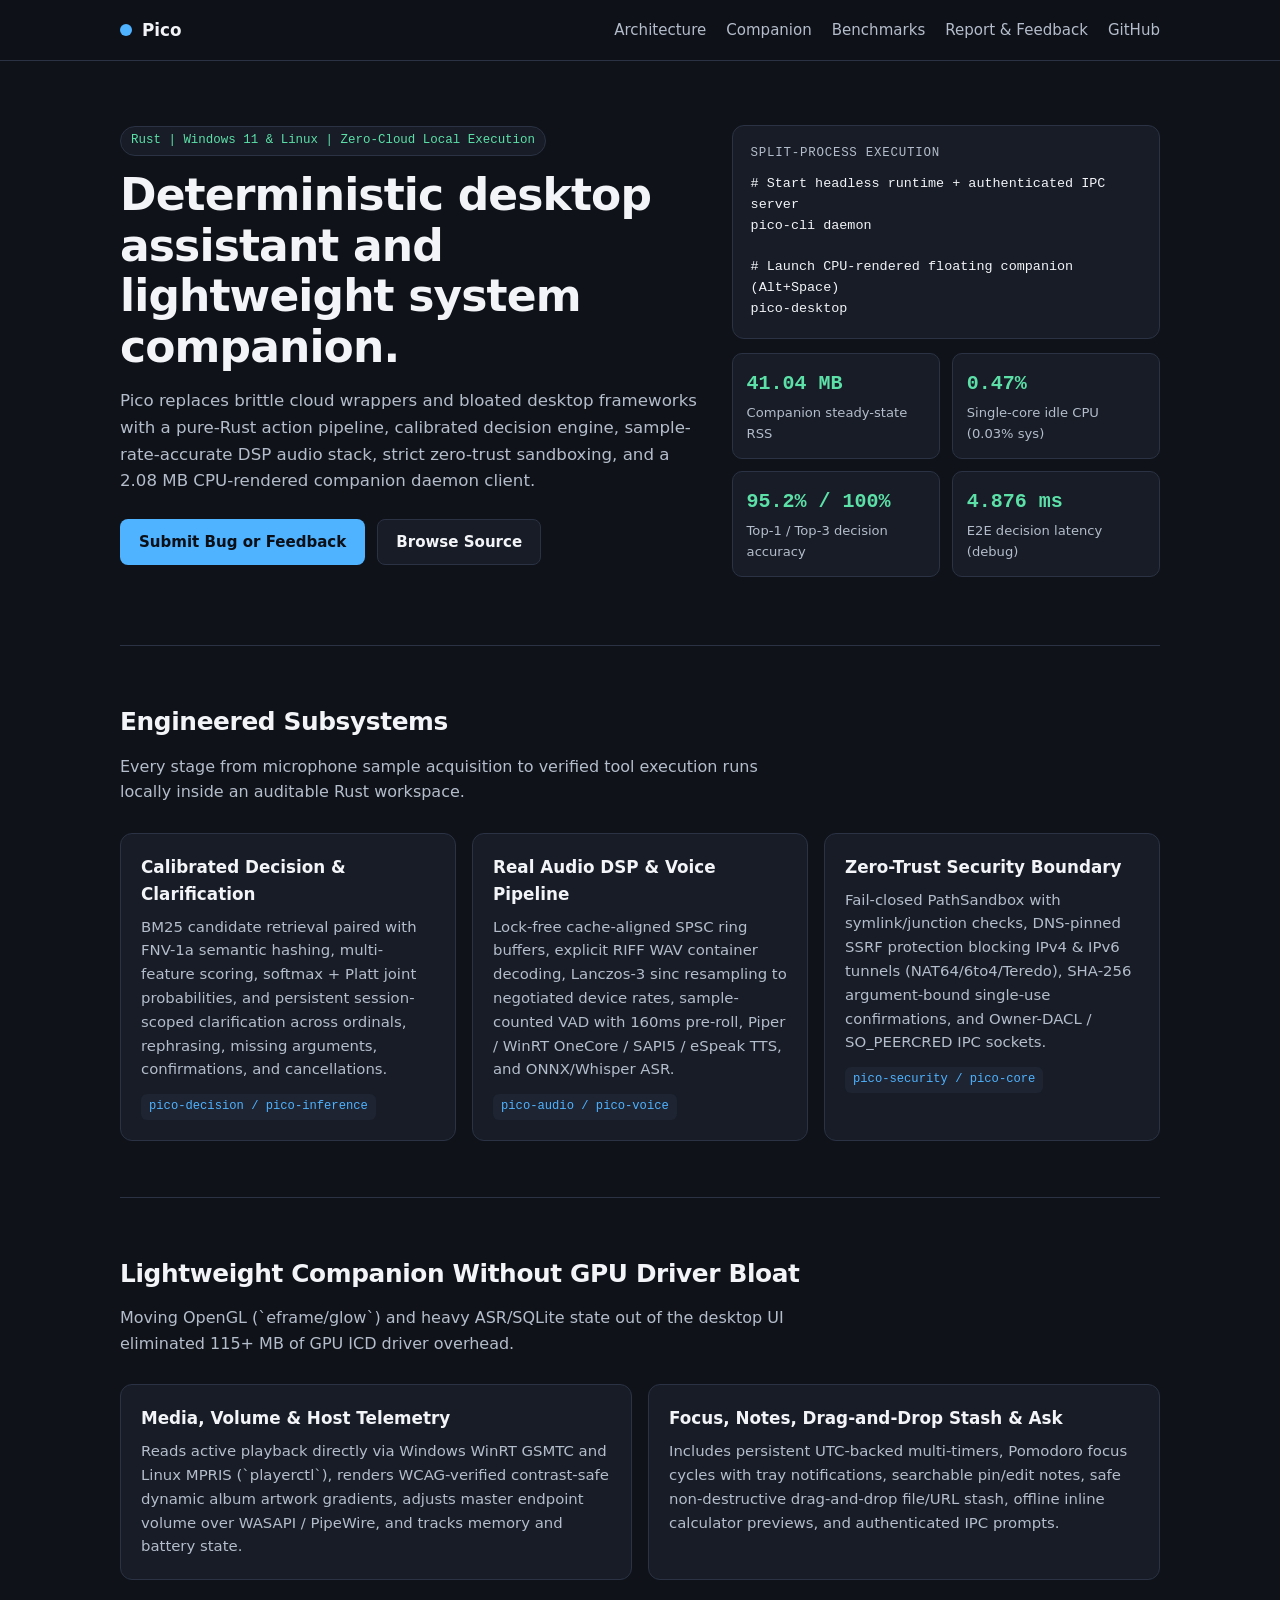
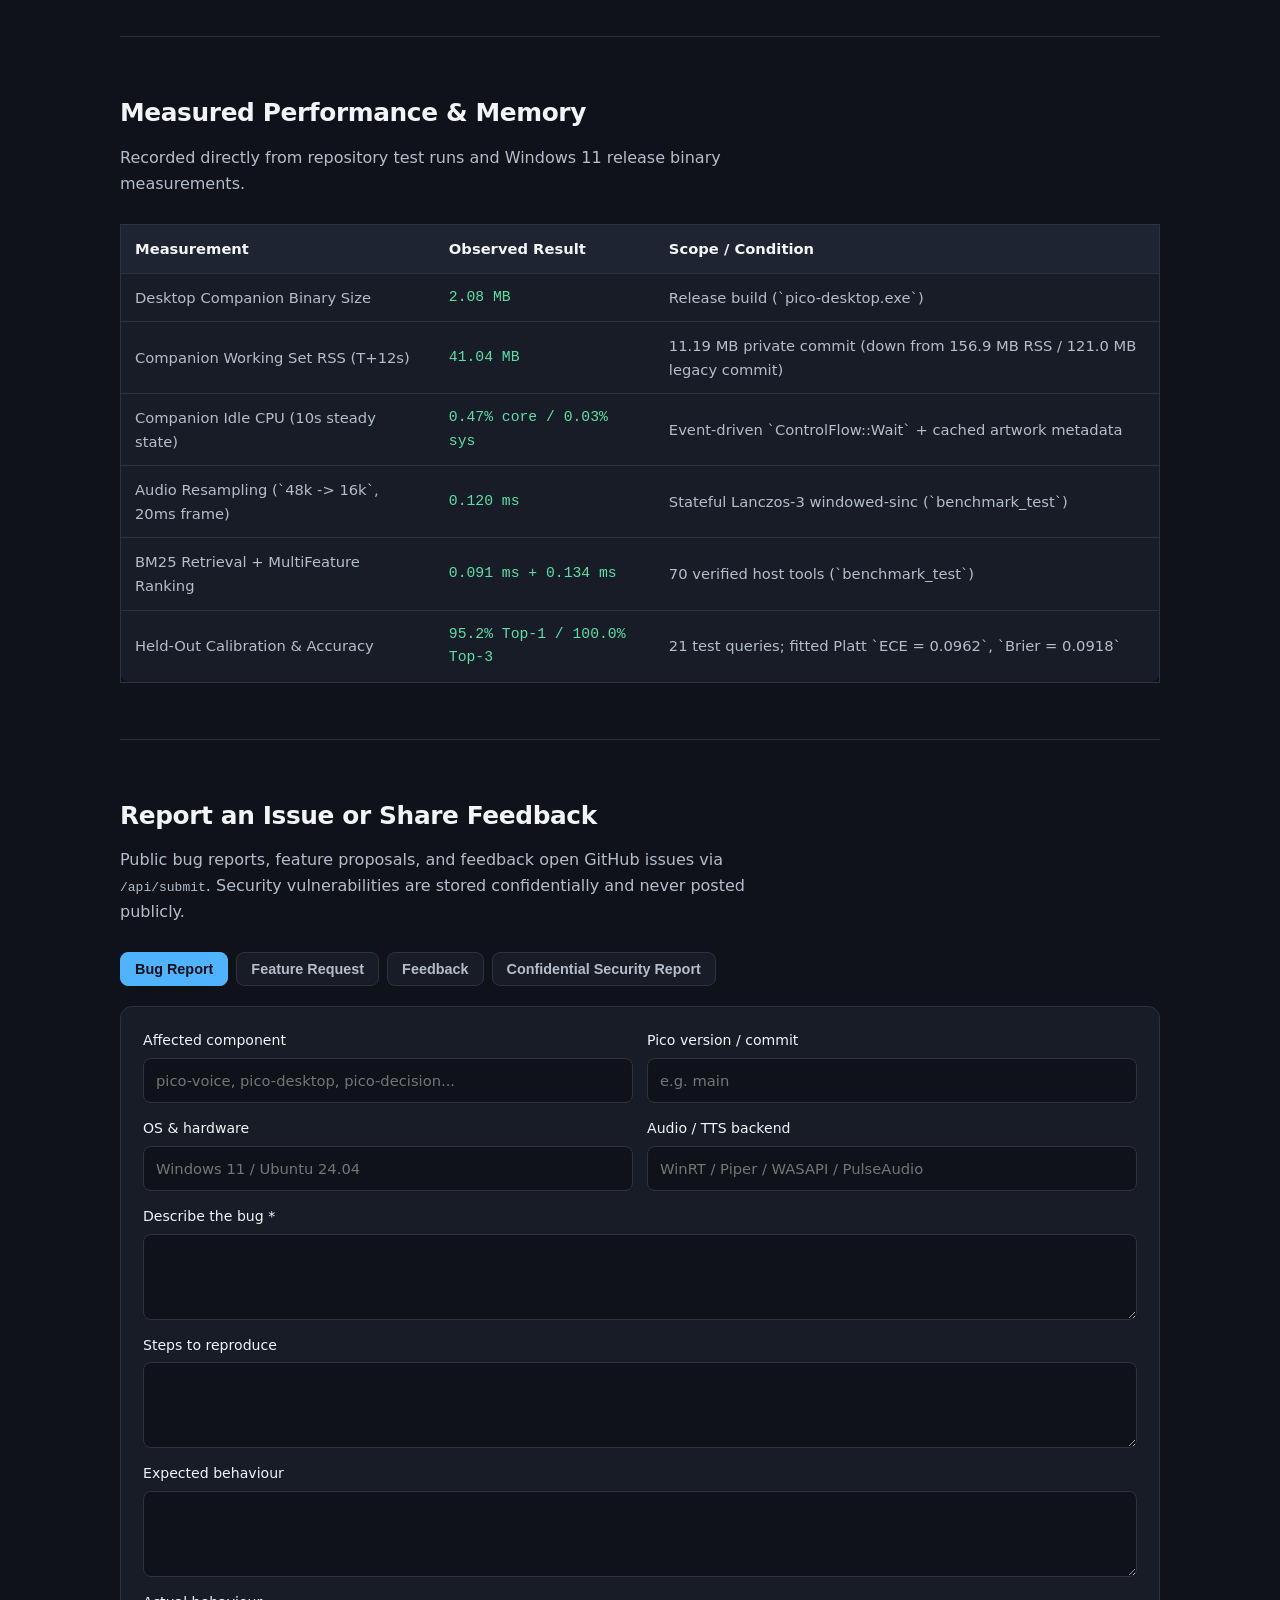
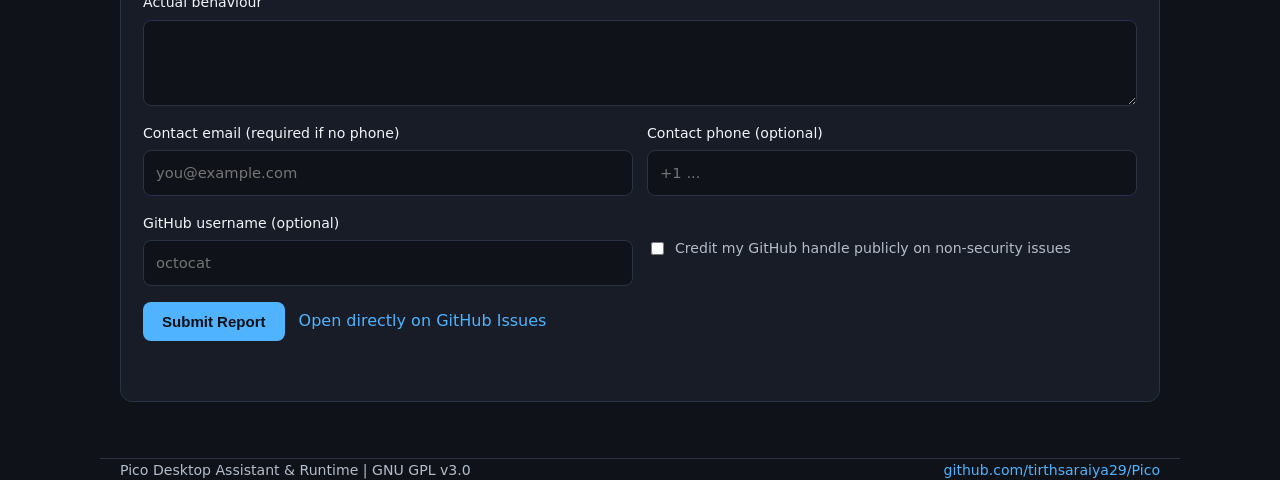
<file: docs/index.html>
<!DOCTYPE html>
<html lang="en">
<head>
  <meta charset="utf-8">
  <meta name="viewport" content="width=device-width, initial-scale=1.0">
  <title>Pico | Local-First Rust Desktop Assistant</title>
  <meta name="description" content="Deterministic, local-first desktop assistant and ultra-light utility companion in Rust for Windows 11 and Linux.">
  <style>
    :root {
      --bg: #0F1218;
      --surface: #171C26;
      --surface-alt: #1E2432;
      --border: #2A3244;
      --text: #F2F4F8;
      --muted: #B4BDCB;
      --accent: #4FB3FF;
      --ok: #5CE0A8;
      --warn: #FF9B9B;
      --ink-on-accent: #0B0F17;
      --radius: 12px;
      --mono: ui-monospace, "Cascadia Code", "JetBrains Mono", Consolas, monospace;
      --sans: system-ui, -apple-system, "Segoe UI", Roboto, sans-serif;
    }

    * { box-sizing: border-box; }
    html { scroll-behavior: smooth; }
    body {
      margin: 0;
      background: var(--bg);
      color: var(--text);
      font-family: var(--sans);
      line-height: 1.6;
      -webkit-font-smoothing: antialiased;
    }

    a { color: var(--accent); text-decoration: none; }
    a:hover { text-decoration: underline; }
    a:focus-visible, button:focus-visible, input:focus-visible, select:focus-visible, textarea:focus-visible {
      outline: 2px solid var(--accent);
      outline-offset: 2px;
    }

    .skip-link {
      position: absolute;
      left: -9999px;
      top: 8px;
      background: var(--accent);
      color: var(--ink-on-accent);
      padding: 8px 14px;
      border-radius: 8px;
      font-weight: 700;
      z-index: 100;
    }
    .skip-link:focus { left: 16px; }

    .container {
      width: 100%;
      max-width: 1080px;
      margin: 0 auto;
      padding: 0 20px;
    }

    header.topbar {
      position: sticky;
      top: 0;
      z-index: 50;
      background: rgba(15, 18, 24, 0.94);
      backdrop-filter: blur(8px);
      border-bottom: 1px solid var(--border);
    }
    .topbar-inner {
      display: flex;
      align-items: center;
      justify-content: space-between;
      gap: 16px;
      min-height: 60px;
    }
    .brand {
      display: flex;
      align-items: center;
      gap: 10px;
      font-weight: 700;
      font-size: 1.05rem;
      color: var(--text);
    }
    .brand-dot {
      width: 12px;
      height: 12px;
      border-radius: 50%;
      background: var(--accent);
      display: inline-block;
    }
    nav.nav-links {
      display: flex;
      gap: 20px;
      flex-wrap: wrap;
      font-size: 0.94rem;
    }
    nav.nav-links a { color: var(--muted); font-weight: 500; }
    nav.nav-links a:hover { color: var(--text); }

    section { padding: 56px 0; }
    section + section { border-top: 1px solid var(--border); }

    .hero {
      padding: 64px 0 56px;
      display: grid;
      grid-template-columns: 1.15fr 0.85fr;
      gap: 32px;
      align-items: start;
    }
    .eyebrow {
      display: inline-block;
      font-family: var(--mono);
      font-size: 0.78rem;
      color: var(--ok);
      border: 1px solid var(--border);
      background: var(--surface);
      padding: 4px 10px;
      border-radius: 999px;
      margin-bottom: 14px;
    }
    h1 {
      margin: 0 0 16px;
      font-size: clamp(1.9rem, 3.6vw, 2.75rem);
      line-height: 1.15;
      letter-spacing: -0.02em;
    }
    .lead {
      margin: 0 0 24px;
      color: var(--muted);
      font-size: 1.04rem;
      max-width: 58ch;
    }
    .cta-row {
      display: flex;
      flex-wrap: wrap;
      gap: 12px;
      margin-bottom: 24px;
    }
    .btn {
      display: inline-flex;
      align-items: center;
      justify-content: center;
      padding: 10px 18px;
      border-radius: 8px;
      font-weight: 600;
      font-size: 0.94rem;
      border: 1px solid transparent;
      cursor: pointer;
    }
    .btn-primary {
      background: var(--accent);
      color: var(--ink-on-accent);
    }
    .btn-secondary {
      background: var(--surface);
      color: var(--text);
      border-color: var(--border);
    }

    .terminal-card {
      background: var(--surface);
      border: 1px solid var(--border);
      border-radius: var(--radius);
      padding: 18px;
      font-family: var(--mono);
      font-size: 0.84rem;
    }
    .terminal-card .line-title {
      color: var(--muted);
      margin-bottom: 10px;
      font-size: 0.78rem;
      text-transform: uppercase;
      letter-spacing: 0.06em;
    }
    .terminal-card pre {
      margin: 0;
      white-space: pre-wrap;
      word-break: break-word;
      color: var(--text);
      line-height: 1.55;
    }
    .kpi-grid {
      display: grid;
      grid-template-columns: repeat(2, minmax(0, 1fr));
      gap: 12px;
      margin-top: 14px;
    }
    .kpi {
      background: var(--surface);
      border: 1px solid var(--border);
      border-radius: 10px;
      padding: 14px;
    }
    .kpi .val {
      font-family: var(--mono);
      font-size: 1.25rem;
      font-weight: 700;
      color: var(--ok);
    }
    .kpi .lbl {
      font-size: 0.82rem;
      color: var(--muted);
      margin-top: 2px;
    }

    h2 {
      margin: 0 0 12px;
      font-size: 1.55rem;
      letter-spacing: -0.015em;
    }
    .section-sub {
      margin: 0 0 28px;
      color: var(--muted);
      max-width: 68ch;
    }

    .grid-3 {
      display: grid;
      grid-template-columns: repeat(3, minmax(0, 1fr));
      gap: 16px;
    }
    .grid-2 {
      display: grid;
      grid-template-columns: repeat(2, minmax(0, 1fr));
      gap: 16px;
    }
    .card {
      background: var(--surface);
      border: 1px solid var(--border);
      border-radius: var(--radius);
      padding: 20px;
    }
    .card h3 {
      margin: 0 0 8px;
      font-size: 1.05rem;
      color: var(--text);
    }
    .card p {
      margin: 0;
      color: var(--muted);
      font-size: 0.93rem;
    }
    .tag {
      display: inline-block;
      margin-top: 12px;
      font-family: var(--mono);
      font-size: 0.76rem;
      color: var(--accent);
      background: var(--surface-alt);
      padding: 3px 8px;
      border-radius: 6px;
    }

    .table-wrap { overflow-x: auto; }
    table {
      width: 100%;
      border-collapse: collapse;
      background: var(--surface);
      border: 1px solid var(--border);
      border-radius: var(--radius);
      font-size: 0.92rem;
    }
    th, td {
      text-align: left;
      padding: 12px 14px;
      border-bottom: 1px solid var(--border);
    }
    th {
      color: var(--text);
      font-weight: 600;
      background: var(--surface-alt);
    }
    td { color: var(--muted); }
    td.num { font-family: var(--mono); color: var(--ok); }

    /* Feedback / Issue Submission Form */
    .tab-row {
      display: flex;
      flex-wrap: wrap;
      gap: 8px;
      margin-bottom: 20px;
    }
    .tab-btn {
      background: var(--surface);
      color: var(--muted);
      border: 1px solid var(--border);
      border-radius: 8px;
      padding: 8px 14px;
      font-size: 0.9rem;
      font-weight: 600;
      cursor: pointer;
    }
    .tab-btn[aria-selected="true"] {
      background: var(--accent);
      color: var(--ink-on-accent);
      border-color: var(--accent);
    }

    form.submit-form {
      background: var(--surface);
      border: 1px solid var(--border);
      border-radius: var(--radius);
      padding: 22px;
      display: grid;
      gap: 16px;
    }
    .field-grid {
      display: grid;
      grid-template-columns: repeat(2, minmax(0, 1fr));
      gap: 14px;
    }
    label.field {
      display: flex;
      flex-direction: column;
      gap: 6px;
      font-size: 0.88rem;
      color: var(--text);
      font-weight: 500;
    }
    input[type="text"], input[type="email"], select, textarea {
      width: 100%;
      background: var(--bg);
      color: var(--text);
      border: 1px solid var(--border);
      border-radius: 8px;
      padding: 10px 12px;
      font: inherit;
      font-size: 0.92rem;
    }
    textarea { min-height: 86px; resize: vertical; }
    .checkbox-row {
      display: flex;
      align-items: center;
      gap: 8px;
      font-size: 0.88rem;
      color: var(--muted);
    }
    .hp-trap { position: absolute; left: -9999px; width: 1px; height: 1px; overflow: hidden; }
    .form-status {
      min-height: 22px;
      font-size: 0.92rem;
      font-family: var(--mono);
    }
    .status-ok { color: var(--ok); }
    .status-err { color: var(--warn); }

    footer {
      border-top: 1px solid var(--border);
      padding: 28px 0 40px;
      color: var(--muted);
      font-size: 0.88rem;
      display: flex;
      flex-wrap: wrap;
      justify-content: space-between;
      gap: 12px;
    }

    @media (max-width: 820px) {
      .hero, .grid-3, .grid-2, .field-grid {
        grid-template-columns: 1fr;
      }
      section { padding: 40px 0; }
    }
  </style>
</head>
<body>
  <a class="skip-link" href="#main">Skip to content</a>

  <header class="topbar">
    <div class="container topbar-inner">
      <a class="brand" href="#top"><span class="brand-dot" aria-hidden="true"></span><span>Pico</span></a>
      <nav class="nav-links" aria-label="Primary navigation">
        <a href="#architecture">Architecture</a>
        <a href="#companion">Companion</a>
        <a href="#benchmarks">Benchmarks</a>
        <a href="#submit">Report &amp; Feedback</a>
        <a href="https://github.com/tirthsaraiya29/Pico" target="_blank" rel="noopener">GitHub</a>
      </nav>
    </div>
  </header>

  <main id="main" class="container">
    <section id="top" class="hero">
      <div>
        <span class="eyebrow">Rust | Windows 11 &amp; Linux | Zero-Cloud Local Execution</span>
        <h1>Deterministic desktop assistant and lightweight system companion.</h1>
        <p class="lead">
          Pico replaces brittle cloud wrappers and bloated desktop frameworks with a pure-Rust action pipeline, calibrated decision engine, sample-rate-accurate DSP audio stack, strict zero-trust sandboxing, and a 2.08 MB CPU-rendered companion daemon client.
        </p>
        <div class="cta-row">
          <a class="btn btn-primary" href="#submit">Submit Bug or Feedback</a>
          <a class="btn btn-secondary" href="https://github.com/tirthsaraiya29/Pico" target="_blank" rel="noopener">Browse Source</a>
        </div>
      </div>

      <div>
        <div class="terminal-card">
          <div class="line-title">Split-Process Execution</div>
          <pre># Start headless runtime + authenticated IPC server
pico-cli daemon

# Launch CPU-rendered floating companion (Alt+Space)
pico-desktop</pre>
        </div>
        <div class="kpi-grid">
          <div class="kpi">
            <div class="val">41.04 MB</div>
            <div class="lbl">Companion steady-state RSS</div>
          </div>
          <div class="kpi">
            <div class="val">0.47%</div>
            <div class="lbl">Single-core idle CPU (0.03% sys)</div>
          </div>
          <div class="kpi">
            <div class="val">95.2% / 100%</div>
            <div class="lbl">Top-1 / Top-3 decision accuracy</div>
          </div>
          <div class="kpi">
            <div class="val">4.876 ms</div>
            <div class="lbl">E2E decision latency (debug)</div>
          </div>
        </div>
      </div>
    </section>

    <section id="architecture">
      <h2>Engineered Subsystems</h2>
      <p class="section-sub">Every stage from microphone sample acquisition to verified tool execution runs locally inside an auditable Rust workspace.</p>
      <div class="grid-3">
        <article class="card">
          <h3>Calibrated Decision &amp; Clarification</h3>
          <p>BM25 candidate retrieval paired with FNV-1a semantic hashing, multi-feature scoring, softmax + Platt joint probabilities, and persistent session-scoped clarification across ordinals, rephrasing, missing arguments, confirmations, and cancellations.</p>
          <span class="tag">pico-decision / pico-inference</span>
        </article>
        <article class="card">
          <h3>Real Audio DSP &amp; Voice Pipeline</h3>
          <p>Lock-free cache-aligned SPSC ring buffers, explicit RIFF WAV container decoding, Lanczos-3 sinc resampling to negotiated device rates, sample-counted VAD with 160ms pre-roll, Piper / WinRT OneCore / SAPI5 / eSpeak TTS, and ONNX/Whisper ASR.</p>
          <span class="tag">pico-audio / pico-voice</span>
        </article>
        <article class="card">
          <h3>Zero-Trust Security Boundary</h3>
          <p>Fail-closed PathSandbox with symlink/junction checks, DNS-pinned SSRF protection blocking IPv4 &amp; IPv6 tunnels (NAT64/6to4/Teredo), SHA-256 argument-bound single-use confirmations, and Owner-DACL / SO_PEERCRED IPC sockets.</p>
          <span class="tag">pico-security / pico-core</span>
        </article>
      </div>
    </section>

    <section id="companion">
      <h2>Lightweight Companion Without GPU Driver Bloat</h2>
      <p class="section-sub">Moving OpenGL (`eframe/glow`) and heavy ASR/SQLite state out of the desktop UI eliminated 115+ MB of GPU ICD driver overhead.</p>
      <div class="grid-2">
        <article class="card">
          <h3>Media, Volume &amp; Host Telemetry</h3>
          <p>Reads active playback directly via Windows WinRT GSMTC and Linux MPRIS (`playerctl`), renders WCAG-verified contrast-safe dynamic album artwork gradients, adjusts master endpoint volume over WASAPI / PipeWire, and tracks memory and battery state.</p>
        </article>
        <article class="card">
          <h3>Focus, Notes, Drag-and-Drop Stash &amp; Ask</h3>
          <p>Includes persistent UTC-backed multi-timers, Pomodoro focus cycles with tray notifications, searchable pin/edit notes, safe non-destructive drag-and-drop file/URL stash, offline inline calculator previews, and authenticated IPC prompts.</p>
        </article>
      </div>
    </section>

    <section id="benchmarks">
      <h2>Measured Performance &amp; Memory</h2>
      <p class="section-sub">Recorded directly from repository test runs and Windows 11 release binary measurements.</p>
      <div class="table-wrap">
        <table>
          <thead>
            <tr>
              <th>Measurement</th>
              <th>Observed Result</th>
              <th>Scope / Condition</th>
            </tr>
          </thead>
          <tbody>
            <tr>
              <td>Desktop Companion Binary Size</td>
              <td class="num">2.08 MB</td>
              <td>Release build (`pico-desktop.exe`)</td>
            </tr>
            <tr>
              <td>Companion Working Set RSS (T+12s)</td>
              <td class="num">41.04 MB</td>
              <td>11.19 MB private commit (down from 156.9 MB RSS / 121.0 MB legacy commit)</td>
            </tr>
            <tr>
              <td>Companion Idle CPU (10s steady state)</td>
              <td class="num">0.47% core / 0.03% sys</td>
              <td>Event-driven `ControlFlow::Wait` + cached artwork metadata</td>
            </tr>
            <tr>
              <td>Audio Resampling (`48k -> 16k`, 20ms frame)</td>
              <td class="num">0.120 ms</td>
              <td>Stateful Lanczos-3 windowed-sinc (`benchmark_test`)</td>
            </tr>
            <tr>
              <td>BM25 Retrieval + MultiFeature Ranking</td>
              <td class="num">0.091 ms + 0.134 ms</td>
              <td>70 verified host tools (`benchmark_test`)</td>
            </tr>
            <tr>
              <td>Held-Out Calibration &amp; Accuracy</td>
              <td class="num">95.2% Top-1 / 100.0% Top-3</td>
              <td>21 test queries; fitted Platt `ECE = 0.0962`, `Brier = 0.0918`</td>
            </tr>
          </tbody>
        </table>
      </div>
    </section>

    <section id="submit">
      <h2>Report an Issue or Share Feedback</h2>
      <p class="section-sub">Public bug reports, feature proposals, and feedback open GitHub issues via <code>/api/submit</code>. Security vulnerabilities are stored confidentially and never posted publicly.</p>

      <div class="tab-row" role="tablist" aria-label="Submission categories">
        <button type="button" class="tab-btn" role="tab" aria-selected="true" data-cat="bug">Bug Report</button>
        <button type="button" class="tab-btn" role="tab" aria-selected="false" data-cat="feature">Feature Request</button>
        <button type="button" class="tab-btn" role="tab" aria-selected="false" data-cat="appreciation">Feedback</button>
        <button type="button" class="tab-btn" role="tab" aria-selected="false" data-cat="security">Confidential Security Report</button>
      </div>

      <form id="portal-form" class="submit-form" novalidate>
        <div class="hp-trap" aria-hidden="true">
          <label>Website <input type="text" name="website" tabindex="-1" autocomplete="off"></label>
        </div>

        <div id="dynamic-fields"></div>

        <div class="field-grid">
          <label class="field">Contact email (required if no phone)
            <input type="email" id="contact_email" name="contact_email" placeholder="you@example.com">
          </label>
          <label class="field">Contact phone (optional)
            <input type="text" id="contact_phone" name="contact_phone" placeholder="+1 ...">
          </label>
        </div>

        <div class="field-grid">
          <label class="field">GitHub username (optional)
            <input type="text" id="contact_github" name="contact_github" placeholder="octocat">
          </label>
          <div class="checkbox-row">
            <input type="checkbox" id="contact_github_public" name="contact_github_public">
            <label for="contact_github_public">Credit my GitHub handle publicly on non-security issues</label>
          </div>
        </div>

        <div style="display:flex;align-items:center;gap:14px;flex-wrap:wrap;">
          <button type="submit" class="btn btn-primary" id="submit-btn">Submit Report</button>
          <a href="https://github.com/tirthsaraiya29/Pico/issues" target="_blank" rel="noopener">Open directly on GitHub Issues</a>
        </div>
        <div id="form-status" class="form-status" role="status" aria-live="polite"></div>
      </form>
    </section>
  </main>

  <footer class="container">
    <span>Pico Desktop Assistant &amp; Runtime | GNU GPL v3.0</span>
    <span><a href="https://github.com/tirthsaraiya29/Pico" target="_blank" rel="noopener">github.com/tirthsaraiya29/Pico</a></span>
  </footer>

  <script>
    (function () {
      const form = document.getElementById('portal-form');
      const dyn = document.getElementById('dynamic-fields');
      const statusEl = document.getElementById('form-status');
      const tabs = Array.from(document.querySelectorAll('.tab-btn'));
      let category = 'bug';
      const loadedAt = Date.now();

      const schemas = {
        bug: [
          { name: 'component', label: 'Affected component', type: 'text', placeholder: 'pico-voice, pico-desktop, pico-decision...' },
          { name: 'version', label: 'Pico version / commit', type: 'text', placeholder: 'e.g. main' },
          { name: 'os_env', label: 'OS & hardware', type: 'text', placeholder: 'Windows 11 / Ubuntu 24.04' },
          { name: 'audio_env', label: 'Audio / TTS backend', type: 'text', placeholder: 'WinRT / Piper / WASAPI / PulseAudio' },
          { name: 'description', label: 'Describe the bug *', type: 'textarea', required: true },
          { name: 'reproduce', label: 'Steps to reproduce', type: 'textarea' },
          { name: 'expected', label: 'Expected behaviour', type: 'textarea' },
          { name: 'actual', label: 'Actual behaviour', type: 'textarea' }
        ],
        feature: [
          { name: 'component', label: 'Relevant component', type: 'text', placeholder: 'companion, tools, voice, decision' },
          { name: 'problem', label: 'Problem or use case *', type: 'textarea', required: true },
          { name: 'solution', label: 'Proposed solution *', type: 'textarea', required: true },
          { name: 'alternatives', label: 'Alternatives considered', type: 'textarea' }
        ],
        appreciation: [
          { name: 'message', label: 'Your message *', type: 'textarea', required: true },
          { name: 'feedback', label: 'Suggestions or improvements', type: 'textarea' },
          { name: 'ack', label: 'I confirm this contains no secrets, keys, or private credentials', type: 'checkbox', required: true }
        ],
        security: [
          { name: 'component', label: 'Affected component *', type: 'text', required: true, placeholder: 'sandbox, ipc_server, fetch_web_content' },
          { name: 'reproducible', label: 'Reproducible?', type: 'text', placeholder: 'Yes / Intermittent' },
          { name: 'description', label: 'Vulnerability description *', type: 'textarea', required: true },
          { name: 'impact', label: 'Potential security impact', type: 'textarea' },
          { name: 'reproduce', label: 'Reproduction steps / Proof of concept', type: 'textarea' },
          { name: 'ack', label: 'Confidential handling: store privately without creating a public issue *', type: 'checkbox', required: true }
        ]
      };

      function renderFields(cat) {
        dyn.innerHTML = '';
        const list = schemas[cat] || schemas.bug;
        const grid = document.createElement('div');
        grid.className = 'field-grid';
        for (const f of list) {
          if (f.type === 'checkbox') {
            const row = document.createElement('div');
            row.className = 'checkbox-row';
            row.style.gridColumn = '1 / -1';
            const inp = document.createElement('input');
            inp.type = 'checkbox';
            inp.id = 'fld_' + f.name;
            inp.dataset.fname = f.name;
            if (f.required) inp.required = true;
            const lbl = document.createElement('label');
            lbl.htmlFor = inp.id;
            lbl.textContent = f.label;
            row.appendChild(inp);
            row.appendChild(lbl);
            grid.appendChild(row);
          } else {
            const lbl = document.createElement('label');
            lbl.className = 'field';
            if (f.type === 'textarea') lbl.style.gridColumn = '1 / -1';
            lbl.textContent = f.label;
            const el = document.createElement(f.type === 'textarea' ? 'textarea' : 'input');
            if (f.type !== 'textarea') el.type = 'text';
            el.dataset.fname = f.name;
            if (f.placeholder) el.placeholder = f.placeholder;
            if (f.required) el.required = true;
            lbl.appendChild(el);
            grid.appendChild(lbl);
          }
        }
        dyn.appendChild(grid);
      }

      tabs.forEach(btn => {
        btn.addEventListener('click', () => {
          category = btn.dataset.cat;
          tabs.forEach(t => t.setAttribute('aria-selected', t === btn ? 'true' : 'false'));
          statusEl.textContent = '';
          renderFields(category);
        });
      });

      renderFields(category);

      form.addEventListener('submit', async (ev) => {
        ev.preventDefault();
        statusEl.className = 'form-status';
        statusEl.textContent = 'Submitting...';

        const fields = {};
        dyn.querySelectorAll('[data-fname]').forEach(el => {
          fields[el.dataset.fname] = el.type === 'checkbox' ? el.checked : el.value;
        });

        const payload = {
          category,
          fields,
          website: form.website.value,
          _ts: loadedAt,
          contact_email: document.getElementById('contact_email').value,
          contact_phone: document.getElementById('contact_phone').value,
          contact_github: document.getElementById('contact_github').value,
          contact_github_public: document.getElementById('contact_github_public').checked
        };

        try {
          const resp = await fetch('/api/submit', {
            method: 'POST',
            headers: { 'Content-Type': 'application/json' },
            body: JSON.stringify(payload)
          });
          const data = await resp.json().catch(() => ({ ok: false, error: 'Non-JSON response' }));
          if (!resp.ok || !data.ok) {
            statusEl.className = 'form-status status-err';
            statusEl.textContent = data.error || ('Submission failed (' + resp.status + ').');
            return;
          }
          statusEl.className = 'form-status status-ok';
          statusEl.textContent = data.reference
            ? 'Received confidentially (Ref: ' + data.reference + ').'
            : ('Created issue #' + data.number + ' on GitHub.');
          form.reset();
        } catch (err) {
          statusEl.className = 'form-status status-err';
          statusEl.textContent = 'Submission endpoint unreachable from static preview. Use the GitHub Issues link.';
        }
      });
    })();
  </script>
</body>
</html>
</file>
